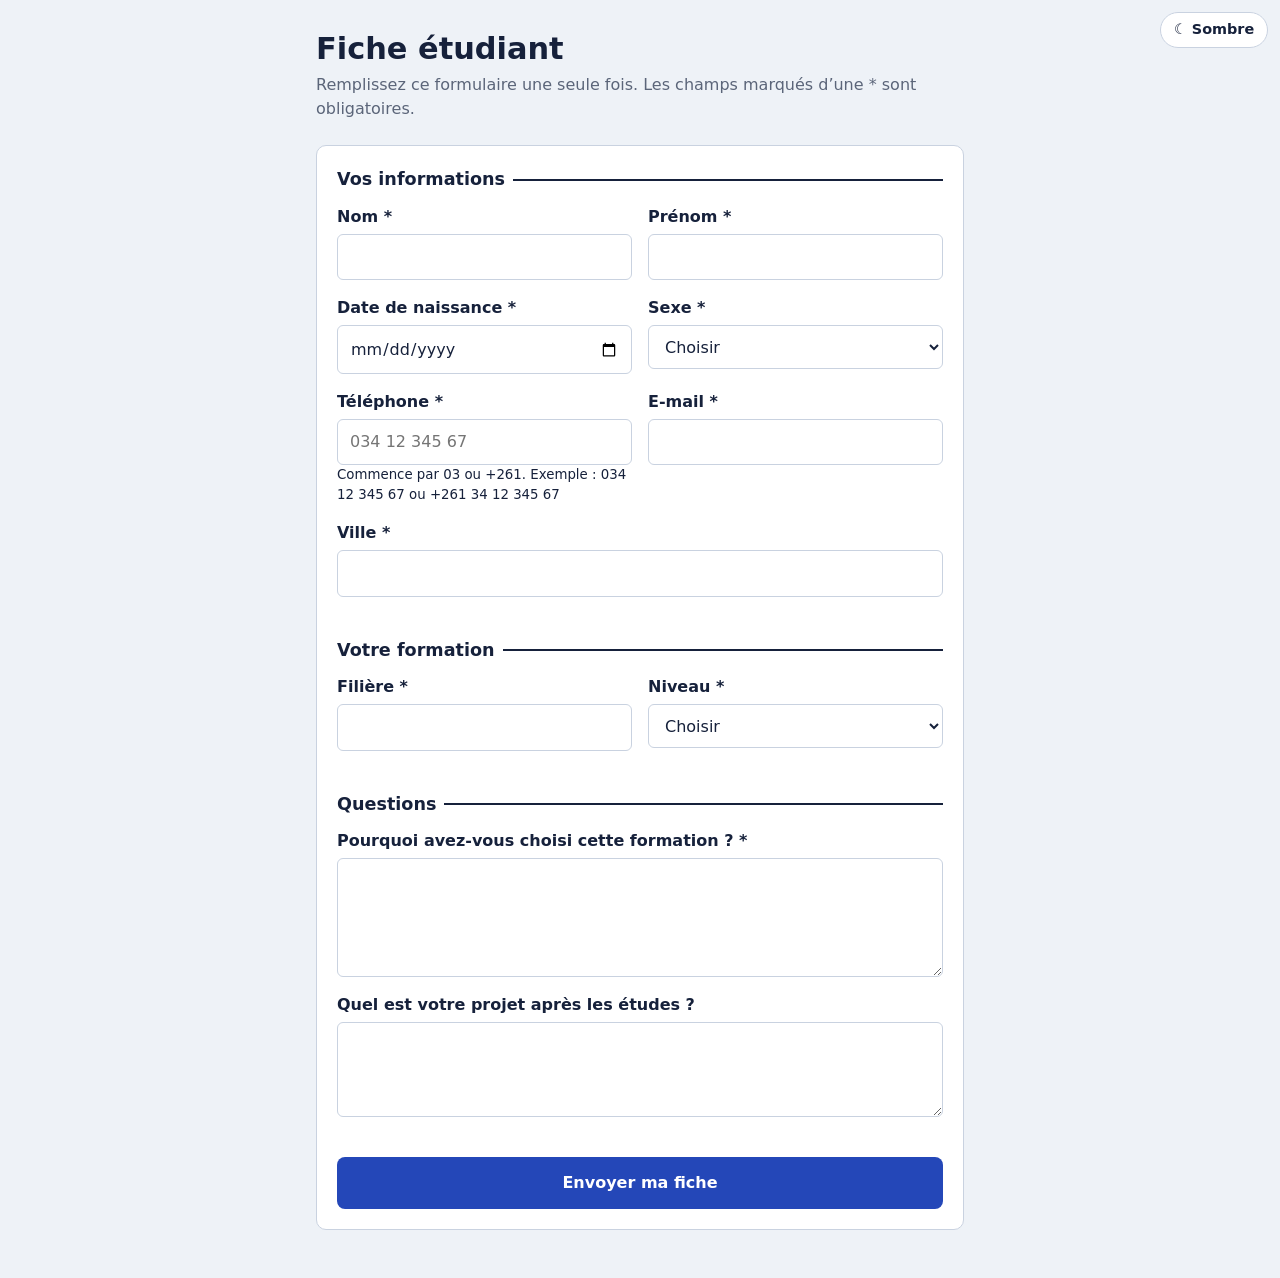
<file: index.html>
<!doctype html>
<html lang="fr">
  <head>
    <meta charset="UTF-8" />
    <meta name="viewport" content="width=device-width, initial-scale=1" />
    <title>Fiche étudiant</title>
    <script src="js/theme.js"></script>
    <link rel="stylesheet" href="css/style.css" />
  </head>
  <body>
    <main class="page">
      <header class="intro">
        <h1>Fiche étudiant</h1>
        <p>
          Remplissez ce formulaire une seule fois. Les champs marqués d’une *
          sont obligatoires.
        </p>
      </header>

      <form id="form" novalidate>
        <fieldset>
          <legend>Vos informations</legend>
          <div class="row">
            <div class="field">
              <label for="nom">Nom *</label
              ><input
                id="nom"
                name="nom"
                type="text"
                autocomplete="family-name"
                required
              />
            </div>
            <div class="field">
              <label for="prenom">Prénom *</label
              ><input
                id="prenom"
                name="prenom"
                type="text"
                autocomplete="given-name"
                required
              />
            </div>
          </div>
          <div class="row">
            <div class="field">
              <label for="naissance">Date de naissance *</label
              ><input id="naissance" name="naissance" type="date" required />
            </div>
            <div class="field">
              <label for="sexe">Sexe *</label>
              <select id="sexe" name="sexe" required>
                <option value="">Choisir</option>
                <option>Féminin</option>
                <option>Masculin</option>
              </select>
            </div>
          </div>
          <div class="row">
            <div class="field">
              <label for="telephone">Téléphone *</label
              ><input
                id="telephone"
                name="telephone"
                type="tel"
                inputmode="tel"
                maxlength="20"
                placeholder="034 12 345 67"
                autocomplete="tel"
                aria-describedby="aide-tel"
                required
              />
              <small id="aide-tel" class="aide"
                >Commence par 03 ou +261. Exemple : 034 12 345 67 ou +261 34 12
                345 67</small
              >
            </div>
            <div class="field">
              <label for="email">E-mail *</label
              ><input
                id="email"
                name="email"
                type="email"
                autocomplete="email"
                required
              />
            </div>
          </div>
          <div class="field">
            <label for="ville">Ville *</label
            ><input
              id="ville"
              name="ville"
              type="text"
              autocomplete="address-level2"
              required
            />
          </div>
        </fieldset>

        <fieldset>
          <legend>Votre formation</legend>
          <div class="row">
            <div class="field">
              <label for="filiere">Filière *</label
              ><input id="filiere" name="filiere" type="text" required />
            </div>
            <div class="field">
              <label for="niveau">Niveau *</label>
              <select id="niveau" name="niveau" required>
                <option value="">Choisir</option>
                <option>L1</option>
                <option>L2</option>
                <option>L3</option>
                <option>M1</option>
                <option>M2</option>
              </select>
            </div>
          </div>
        </fieldset>

        <fieldset>
          <legend>Questions</legend>
          <div class="field">
            <label for="motivation"
              >Pourquoi avez-vous choisi cette formation ? *</label
            ><textarea
              id="motivation"
              name="motivation"
              rows="4"
              required
            ></textarea>
          </div>
          <div class="field">
            <label for="projet">Quel est votre projet après les études ?</label
            ><textarea id="projet" name="projet" rows="3"></textarea>
          </div>
        </fieldset>

        <p id="erreur" class="msg-erreur" role="alert" hidden></p>
        <button id="envoyer" type="submit">Envoyer ma fiche</button>
      </form>

      <section id="confirmation" class="confirmation" hidden tabindex="-1">
        <h2>Fiche envoyée</h2>
        <p>
          Merci <strong id="nom-confirme"></strong>, vos informations ont bien
          été enregistrées. Vous n’avez rien d’autre à faire.
        </p>
      </section>
    </main>
    <script src="js/config.js"></script>
    <script src="js/script.js"></script>
  </body>
</html>
</file>
<file: css/style.css>
:root {
  color-scheme: light;
  --fond: #eef2f7;
  --papier: #ffffff;
  --encre: #16213b;
  --discret: #5b6579;
  --trait: #c9d2e0;
  --accent: #2447b8;
  --accent-fonce: #1a3590;
  --erreur: #b3261e;
  --ok: #1f7a4d;
  --champ: #ffffff;
  --invalide-fond: #fff6f5;
  --survol: #e6ecf8;
  --danger-bouton: #b3261e;
}
:root[data-theme="dark"] {
  color-scheme: dark;
  --fond: #0f1626;
  --papier: #18223a;
  --encre: #e8ecf5;
  --discret: #9aa6bf;
  --trait: #33405e;
  --accent: #4f72e3;
  --accent-fonce: #6a88ea;
  --erreur: #ff8a80;
  --ok: #5bd08f;
  --champ: #111a2e;
  --invalide-fond: #3a1d22;
  --survol: #222f4d;
  --danger-bouton: #b3261e;
}
* {
  box-sizing: border-box;
}
body {
  margin: 0;
  background: var(--fond);
  color: var(--encre);
  font-family:
    "Atkinson Hyperlegible",
    system-ui,
    -apple-system,
    "Segoe UI",
    Roboto,
    sans-serif;
  font-size: 1rem;
  line-height: 1.5;
}
.page {
  max-width: 680px;
  margin: 0 auto;
  padding: 1.5rem 1rem 3rem;
}
.intro h1 {
  font-size: 1.9rem;
  line-height: 1.15;
  margin: 0.5rem 0 0.4rem;
}
.intro p {
  margin: 0 0 1.5rem;
  color: var(--discret);
  max-width: 60ch;
}
form,
.confirmation {
  background: var(--papier);
  border: 1px solid var(--trait);
  border-radius: 10px;
  padding: 1.25rem;
}
fieldset {
  border: 0;
  border-top: 2px solid var(--encre);
  margin: 0 0 1.5rem;
  padding: 0.75rem 0 0;
}
legend {
  font-weight: 700;
  font-size: 1.1rem;
  padding: 0 0.5rem 0 0;
}
.row {
  display: grid;
  grid-template-columns: 1fr 1fr;
  gap: 0 1rem;
}
.field {
  display: flex;
  flex-direction: column;
  margin-bottom: 1rem;
}
label {
  font-weight: 600;
  margin-bottom: 0.3rem;
}
input,
select,
textarea {
  font: inherit;
  color: inherit;
  padding: 0.65rem 0.75rem;
  border: 1px solid var(--trait);
  border-radius: 6px;
  background: var(--champ);
  width: 100%;
}
textarea {
  resize: vertical;
}
input:focus-visible,
select:focus-visible,
textarea:focus-visible,
button:focus-visible {
  outline: 3px solid var(--accent);
  outline-offset: 1px;
}
.invalide {
  border-color: var(--erreur);
  background: var(--invalide-fond);
}
.msg-erreur {
  color: var(--erreur);
  font-weight: 600;
  margin: 0 0 1rem;
}
button {
  font: inherit;
  font-weight: 700;
  width: 100%;
  padding: 0.9rem;
  border: 0;
  border-radius: 8px;
  background: var(--accent);
  color: #fff;
  cursor: pointer;
}
button:hover {
  background: var(--accent-fonce);
}
button:disabled {
  opacity: 0.6;
  cursor: wait;
}
.confirmation h2 {
  color: var(--ok);
  margin-top: 0;
}
@media (max-width: 520px) {
  .row {
    grid-template-columns: 1fr;
  }
  .intro h1 {
    font-size: 1.6rem;
  }
}
@media (prefers-reduced-motion: reduce) {
  * {
    transition: none !important;
  }
}
.theme-toggle {
  position: fixed;
  top: 0.75rem;
  right: 0.75rem;
  z-index: 20;
  width: auto;
  padding: 0.4rem 0.8rem;
  font-size: 0.9rem;
  background: var(--papier);
  color: var(--encre);
  border: 1px solid var(--trait);
  border-radius: 999px;
}
.theme-toggle:hover {
  background: var(--survol);
}
</file>
